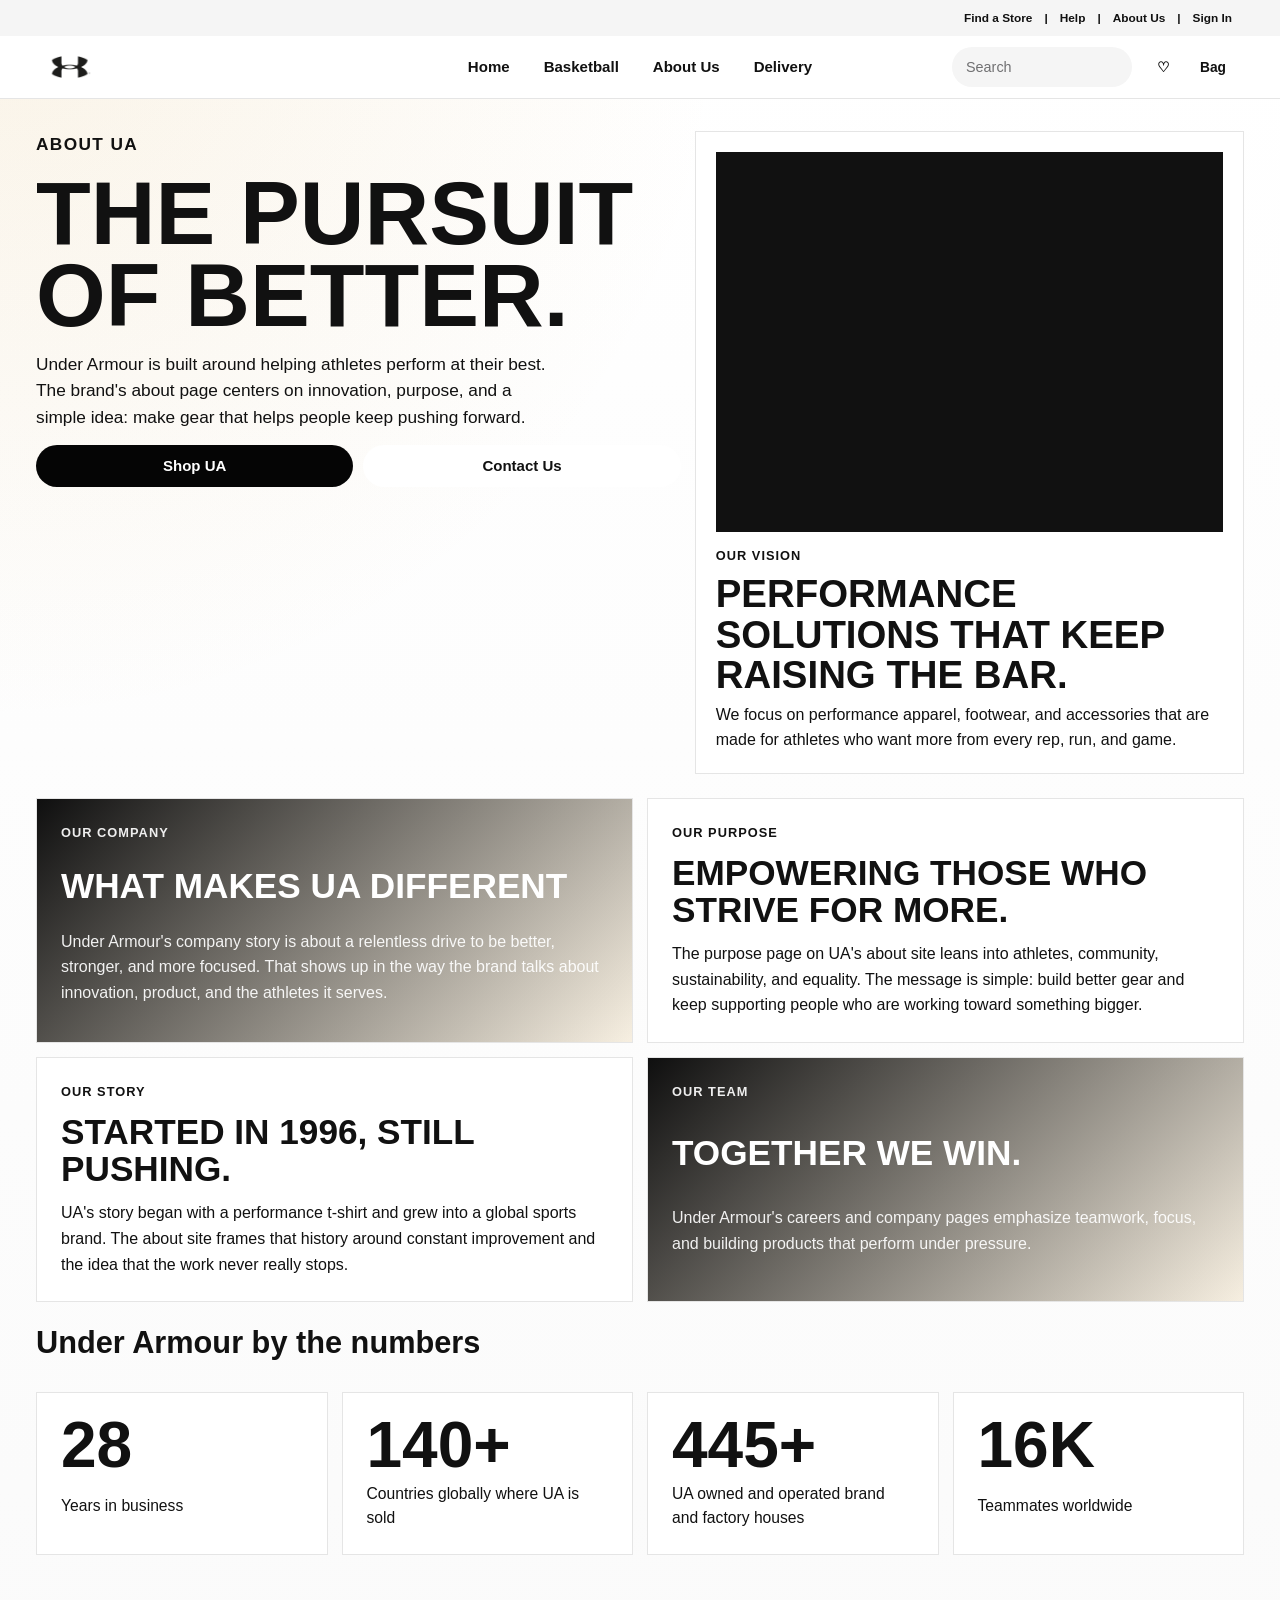
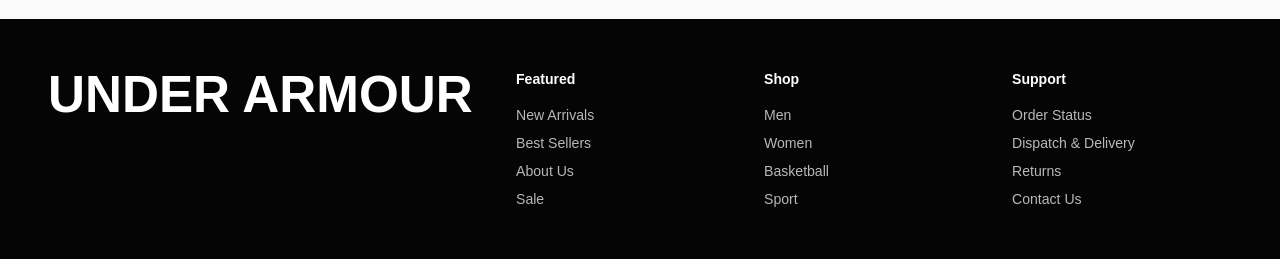
<file: about.html>
<!DOCTYPE html>
<html lang="en">
  <head>
    <meta charset="UTF-8" />
    <meta name="viewport" content="width=device-width, initial-scale=1.0" />
    <title>About Us | Under Armour</title>
    <link rel="stylesheet" href="styles.css" />
  </head>
  <body class="utility-page">
    <header class="site-header">
      <div class="utility-bar" aria-label="Utility navigation">
        <a href="store.html">Find a Store</a>
        <span aria-hidden="true">|</span>
        <a href="support.html#help">Help</a>
        <span aria-hidden="true">|</span>
        <a href="about.html">About Us</a>
        <span aria-hidden="true">|</span>
        <a href="account.html#signin">Sign In</a>
      </div>

      <div class="main-nav">
        <a class="brand" href="index.html" aria-label="Under Armour home">
          <img class="brand-mark" src="assets/under-armour-logo.png" alt="Under Armour" />
        </a>

        <nav class="nav-links" aria-label="Primary navigation">
          <a href="index.html">Home</a>
          <a href="curry-12-team.html">Basketball</a>
          <a href="about.html">About Us</a>
          <a href="delivery.html">Delivery</a>
        </nav>

        <div class="nav-actions">
          <label class="search-pill">
            <span aria-hidden="true">Search</span>
            <input type="search" aria-label="Search products" />
          </label>
          <a class="icon-link" href="bag.html#wishlist" aria-label="Wishlist">&#9825;</a>
          <a class="icon-link" href="bag.html#bag" aria-label="Bag">Bag</a>
        </div>
      </div>
    </header>

    <main class="utility-page-main about-page-main">
      <section class="about-hero">
        <div class="utility-copy">
          <p class="product-kicker">About UA</p>
          <h1>The pursuit of better.</h1>
          <p>
            Under Armour is built around helping athletes perform at their best.
            The brand's about page centers on innovation, purpose, and a simple
            idea: make gear that helps people keep pushing forward.
          </p>
          <div class="utility-actions">
            <a class="button button-dark" href="index.html">Shop UA</a>
            <a class="button button-light" href="support.html#contact">Contact Us</a>
          </div>
        </div>

        <aside class="about-hero-panel">
          <video
            class="about-hero-video"
            autoplay
            muted
            loop
            playsinline
            preload="auto"
            aria-label="About page hero video"
          >
            <source src="assets/about-hero.mp4" type="video/mp4" />
            <source src="assets/about-hero.mov" type="video/quicktime" />
          </video>
          <div class="about-hero-copy">
            <p class="product-kicker">Our vision</p>
            <h2>Performance solutions that keep raising the bar.</h2>
            <p>
              We focus on performance apparel, footwear, and accessories that are
              made for athletes who want more from every rep, run, and game.
            </p>
          </div>
        </aside>
      </section>

      <section class="about-section-grid" aria-label="About Under Armour sections">
        <article class="about-card about-card-dark">
          <p class="product-kicker">Our company</p>
          <h2>What makes UA different</h2>
          <p>
            Under Armour's company story is about a relentless drive to be better,
            stronger, and more focused. That shows up in the way the brand talks
            about innovation, product, and the athletes it serves.
          </p>
        </article>

        <article class="about-card">
          <p class="product-kicker">Our purpose</p>
          <h2>Empowering those who strive for more.</h2>
          <p>
            The purpose page on UA's about site leans into athletes, community,
            sustainability, and equality. The message is simple: build better gear
            and keep supporting people who are working toward something bigger.
          </p>
        </article>

        <article class="about-card">
          <p class="product-kicker">Our story</p>
          <h2>Started in 1996, still pushing.</h2>
          <p>
            UA's story began with a performance t-shirt and grew into a global
            sports brand. The about site frames that history around constant
            improvement and the idea that the work never really stops.
          </p>
        </article>

        <article class="about-card about-card-dark">
          <p class="product-kicker">Our team</p>
          <h2>Together we win.</h2>
          <p>
            Under Armour's careers and company pages emphasize teamwork, focus,
            and building products that perform under pressure.
          </p>
        </article>
      </section>

      <section class="about-stats" aria-labelledby="about-stats-title">
        <div class="section-heading">
          <h2 id="about-stats-title">Under Armour by the numbers</h2>
        </div>

        <div class="about-stats-grid">
          <article class="about-stat">
            <strong>28</strong>
            <span>Years in business</span>
          </article>
          <article class="about-stat">
            <strong>140+</strong>
            <span>Countries globally where UA is sold</span>
          </article>
          <article class="about-stat">
            <strong>445+</strong>
            <span>UA owned and operated brand and factory houses</span>
          </article>
          <article class="about-stat">
            <strong>16K</strong>
            <span>Teammates worldwide</span>
          </article>
        </div>
      </section>
    </main>

    <footer class="site-footer" id="sale">
      <div>
        <h2>Under Armour</h2>
      </div>

      <nav aria-label="Footer featured links">
        <h3>Featured</h3>
        <a href="index.html#new">New Arrivals</a>
        <a href="index.html#gear">Best Sellers</a>
        <a href="about.html">About Us</a>
        <a href="index.html#sale">Sale</a>
      </nav>

      <nav aria-label="Footer shopping links">
        <h3>Shop</h3>
        <a href="index.html#men">Men</a>
        <a href="index.html#women">Women</a>
        <a href="curry-12-team.html">Basketball</a>
        <a href="index.html#sport">Sport</a>
      </nav>

      <nav aria-label="Footer support links">
        <h3>Support</h3>
        <a href="support.html#order-status">Order Status</a>
        <a href="delivery.html">Dispatch & Delivery</a>
        <a href="support.html#returns">Returns</a>
        <a href="support.html#contact">Contact Us</a>
      </nav>
    </footer>

    <script src="site.js"></script>
  </body>
</html>
</file>
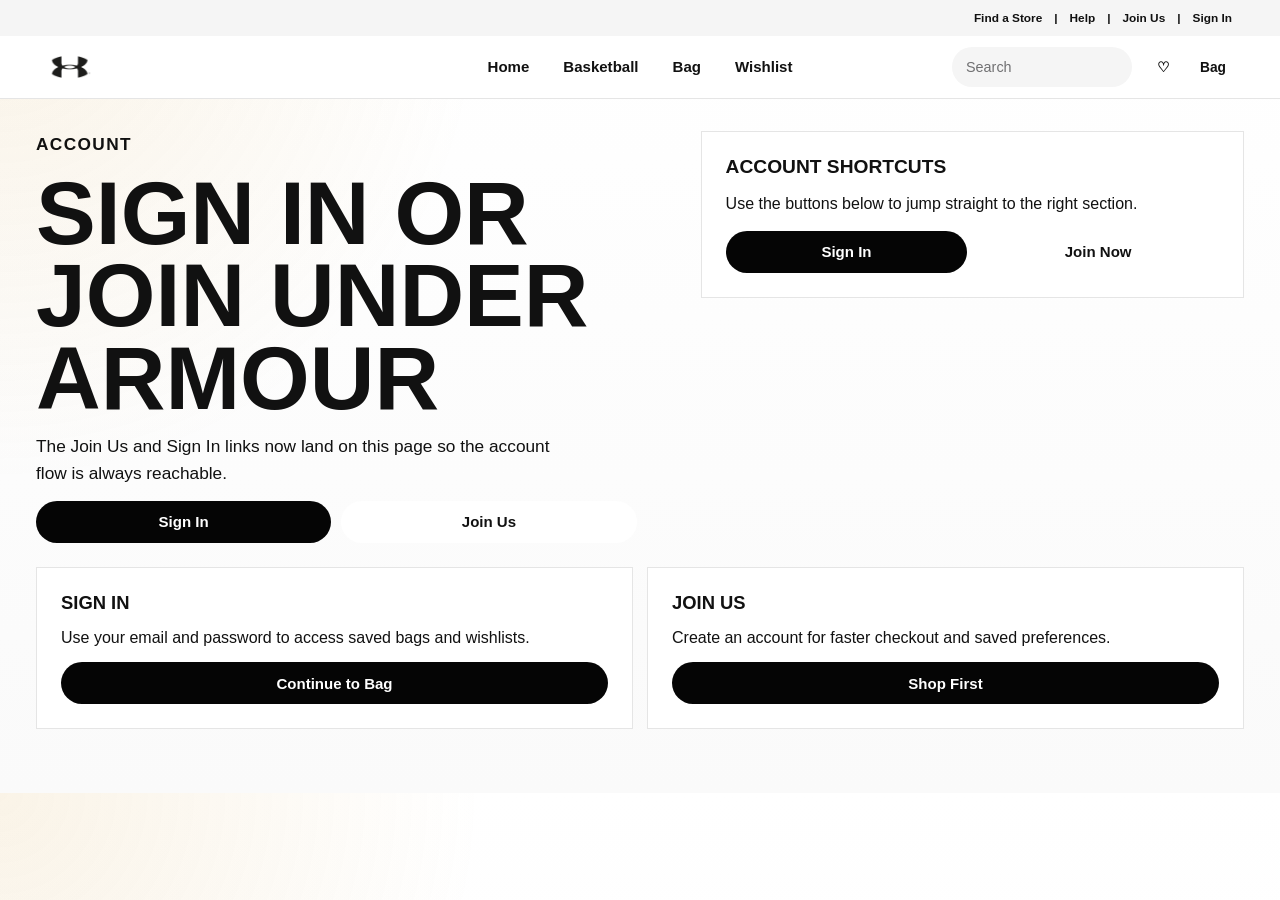
<file: account.html>
<!DOCTYPE html>
<html lang="en">
  <head>
    <meta charset="UTF-8" />
    <meta name="viewport" content="width=device-width, initial-scale=1.0" />
    <title>Account | Under Armour</title>
    <link rel="stylesheet" href="styles.css" />
  </head>
  <body class="utility-page">
    <header class="site-header">
      <div class="utility-bar" aria-label="Utility navigation">
        <a href="store.html">Find a Store</a>
        <span aria-hidden="true">|</span>
        <a href="support.html#help">Help</a>
        <span aria-hidden="true">|</span>
        <a href="#join">Join Us</a>
        <span aria-hidden="true">|</span>
        <a href="#signin">Sign In</a>
      </div>
      <div class="main-nav">
        <a class="brand" href="index.html" aria-label="Under Armour home">
          <img class="brand-mark" src="assets/under-armour-logo.png" alt="Under Armour" />
        </a>
        <nav class="nav-links" aria-label="Primary navigation">
          <a href="index.html">Home</a>
          <a href="curry-12-team.html">Basketball</a>
          <a href="bag.html#bag">Bag</a>
          <a href="bag.html#wishlist">Wishlist</a>
        </nav>
        <div class="nav-actions">
          <label class="search-pill">
            <span aria-hidden="true">Search</span>
            <input type="search" aria-label="Search products" />
          </label>
          <a class="icon-link" href="bag.html#wishlist" aria-label="Wishlist">&#9825;</a>
          <a class="icon-link" href="bag.html#bag" aria-label="Bag">Bag</a>
        </div>
      </div>
    </header>

    <main class="utility-page-main">
      <section class="utility-hero">
        <div class="utility-copy">
          <p class="product-kicker">Account</p>
          <h1>Sign in or join Under Armour</h1>
          <p>
            The Join Us and Sign In links now land on this page so the account flow
            is always reachable.
          </p>
          <div class="utility-actions">
            <a class="button button-dark" href="#signin">Sign In</a>
            <a class="button button-light" href="#join">Join Us</a>
          </div>
        </div>
        <aside class="utility-panel">
          <h2>Account shortcuts</h2>
          <p>Use the buttons below to jump straight to the right section.</p>
          <div class="utility-actions">
            <a class="button button-dark" href="#signin">Sign In</a>
            <a class="button button-light" href="#join">Join Now</a>
          </div>
        </aside>
      </section>

      <section class="utility-section-grid">
        <article class="utility-card" id="signin">
          <h2>Sign In</h2>
          <p>Use your email and password to access saved bags and wishlists.</p>
          <a class="button button-dark" href="bag.html#bag">Continue to Bag</a>
        </article>

        <article class="utility-card" id="join">
          <h2>Join Us</h2>
          <p>Create an account for faster checkout and saved preferences.</p>
          <a class="button button-dark" href="index.html#gear">Shop First</a>
        </article>
      </section>
    </main>

    <script src="site.js"></script>
  </body>
</html>
</file>
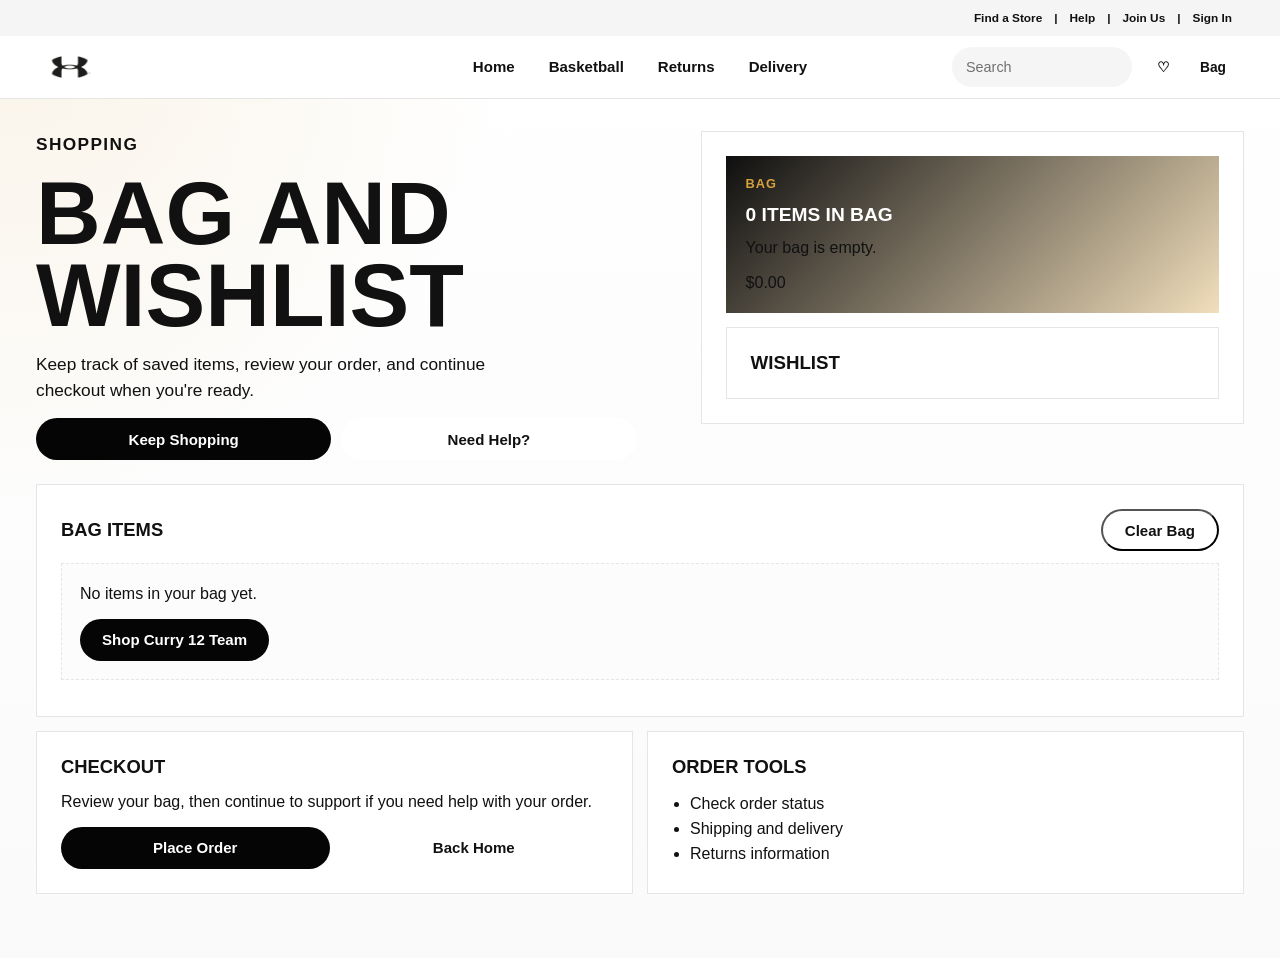
<file: bag.html>
<!DOCTYPE html>
<html lang="en">
  <head>
    <meta charset="UTF-8" />
    <meta name="viewport" content="width=device-width, initial-scale=1.0" />
    <title>Bag & Wishlist | Under Armour</title>
    <link rel="stylesheet" href="styles.css" />
  </head>
  <body class="utility-page">
    <header class="site-header">
      <div class="utility-bar" aria-label="Utility navigation">
        <a href="store.html">Find a Store</a>
        <span aria-hidden="true">|</span>
        <a href="support.html#help">Help</a>
        <span aria-hidden="true">|</span>
        <a href="account.html#join">Join Us</a>
        <span aria-hidden="true">|</span>
        <a href="account.html#signin">Sign In</a>
      </div>
      <div class="main-nav">
        <a class="brand" href="index.html" aria-label="Under Armour home">
          <img class="brand-mark" src="assets/under-armour-logo.png" alt="Under Armour" />
        </a>
        <nav class="nav-links" aria-label="Primary navigation">
          <a href="index.html">Home</a>
          <a href="curry-12-team.html">Basketball</a>
          <a href="support.html#returns">Returns</a>
          <a href="delivery.html">Delivery</a>
        </nav>
        <div class="nav-actions">
          <label class="search-pill">
            <span aria-hidden="true">Search</span>
            <input type="search" aria-label="Search products" />
          </label>
          <a class="icon-link" href="#wishlist" aria-label="Wishlist">&#9825;</a>
          <a class="icon-link" href="#bag" aria-label="Bag">Bag</a>
        </div>
      </div>
    </header>

    <main class="utility-page-main">
      <section class="utility-hero">
        <div class="utility-copy">
          <p class="product-kicker">Shopping</p>
          <h1>Bag and Wishlist</h1>
          <p>Keep track of saved items, review your order, and continue checkout when you're ready.</p>
          <div class="utility-actions">
            <a class="button button-dark" href="curry-12-team.html">Keep Shopping</a>
            <a class="button button-light" href="support.html#contact">Need Help?</a>
          </div>
        </div>
        <aside class="utility-panel">
          <div class="utility-banner" id="bag">
            <p class="product-kicker">Bag</p>
            <h2 id="bag-count">0 items in bag</h2>
            <p id="bag-summary">Your bag is empty.</p>
            <p id="bag-total">$0.00</p>
          </div>
          <div class="utility-card" id="wishlist">
            <h3>Wishlist</h3>
          </div>
        </aside>
      </section>

      <section class="utility-card bag-list-card" aria-label="Bag items">
        <div class="bag-list-header">
          <div>
            <h2>Bag items</h2>
          </div>
          <button class="button button-light" type="button" id="clear-bag">
            Clear Bag
          </button>
        </div>
        <div class="bag-empty" id="bag-empty">
          <p>No items in your bag yet.</p>
          <a class="button button-dark" href="curry-12-team.html">Shop Curry 12 Team</a>
        </div>
        <div class="bag-items" id="bag-items" aria-live="polite"></div>
      </section>

      <section class="utility-section-grid" aria-label="Checkout actions">
        <article class="utility-card">
          <h2>Checkout</h2>
          <p>Review your bag, then continue to support if you need help with your order.</p>
          <div class="utility-actions">
            <a class="button button-dark" href="support.html#contact">Place Order</a>
            <a class="button button-light" href="index.html">Back Home</a>
          </div>
        </article>

        <article class="utility-card">
          <h2>Order tools</h2>
          <ul>
            <li><a href="support.html#order-status">Check order status</a></li>
            <li><a href="delivery.html">Shipping and delivery</a></li>
            <li><a href="support.html#returns">Returns information</a></li>
          </ul>
        </article>
      </section>
    </main>

    <script src="site.js"></script>
  </body>
</html>
</file>
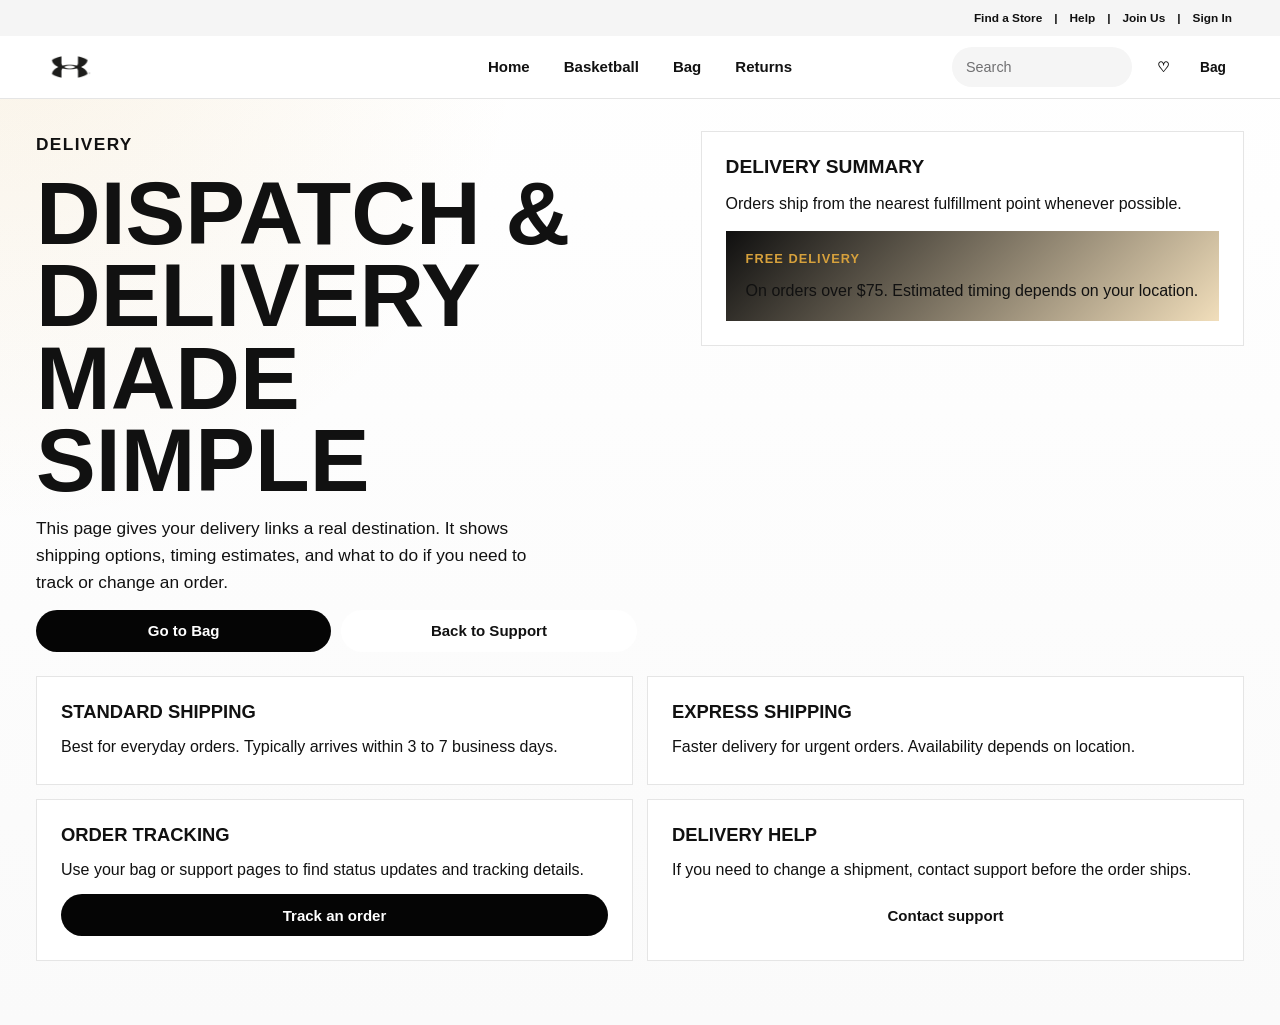
<file: delivery.html>
<!DOCTYPE html>
<html lang="en">
  <head>
    <meta charset="UTF-8" />
    <meta name="viewport" content="width=device-width, initial-scale=1.0" />
    <title>Delivery | Under Armour</title>
    <link rel="stylesheet" href="styles.css" />
  </head>
  <body class="utility-page">
    <header class="site-header">
      <div class="utility-bar" aria-label="Utility navigation">
        <a href="store.html">Find a Store</a>
        <span aria-hidden="true">|</span>
        <a href="support.html#help">Help</a>
        <span aria-hidden="true">|</span>
        <a href="account.html#join">Join Us</a>
        <span aria-hidden="true">|</span>
        <a href="account.html#signin">Sign In</a>
      </div>

      <div class="main-nav">
        <a class="brand" href="index.html" aria-label="Under Armour home">
          <img class="brand-mark" src="assets/under-armour-logo.png" alt="Under Armour" />
        </a>

        <nav class="nav-links" aria-label="Primary navigation">
          <a href="index.html">Home</a>
          <a href="curry-12-team.html">Basketball</a>
          <a href="bag.html#bag">Bag</a>
          <a href="support.html#returns">Returns</a>
        </nav>

        <div class="nav-actions">
          <label class="search-pill">
            <span aria-hidden="true">Search</span>
            <input type="search" aria-label="Search products" />
          </label>
          <a class="icon-link" href="bag.html#wishlist" aria-label="Wishlist">&#9825;</a>
          <a class="icon-link" href="bag.html#bag" aria-label="Bag">Bag</a>
        </div>
      </div>
    </header>

    <main class="utility-page-main">
      <section class="utility-hero">
        <div class="utility-copy">
          <p class="product-kicker">Delivery</p>
          <h1>Dispatch & delivery made simple</h1>
          <p>
            This page gives your delivery links a real destination. It shows
            shipping options, timing estimates, and what to do if you need to
            track or change an order.
          </p>
          <div class="utility-actions">
            <a class="button button-dark" href="bag.html#bag">Go to Bag</a>
            <a class="button button-light" href="support.html#help">Back to Support</a>
          </div>
        </div>

        <aside class="utility-panel">
          <h2>Delivery summary</h2>
          <p>Orders ship from the nearest fulfillment point whenever possible.</p>
          <div class="utility-banner">
            <p class="product-kicker">Free delivery</p>
            <p>On orders over $75. Estimated timing depends on your location.</p>
          </div>
        </aside>
      </section>

      <section class="utility-section-grid" aria-label="Delivery details">
        <article class="utility-card">
          <h2>Standard shipping</h2>
          <p>Best for everyday orders. Typically arrives within 3 to 7 business days.</p>
        </article>

        <article class="utility-card">
          <h2>Express shipping</h2>
          <p>Faster delivery for urgent orders. Availability depends on location.</p>
        </article>

        <article class="utility-card">
          <h2>Order tracking</h2>
          <p>Use your bag or support pages to find status updates and tracking details.</p>
          <a class="button button-dark" href="support.html#order-status">Track an order</a>
        </article>

        <article class="utility-card">
          <h2>Delivery help</h2>
          <p>If you need to change a shipment, contact support before the order ships.</p>
          <a class="button button-light" href="support.html#contact">Contact support</a>
        </article>
      </section>
    </main>

    <script src="site.js"></script>
  </body>
</html>
</file>
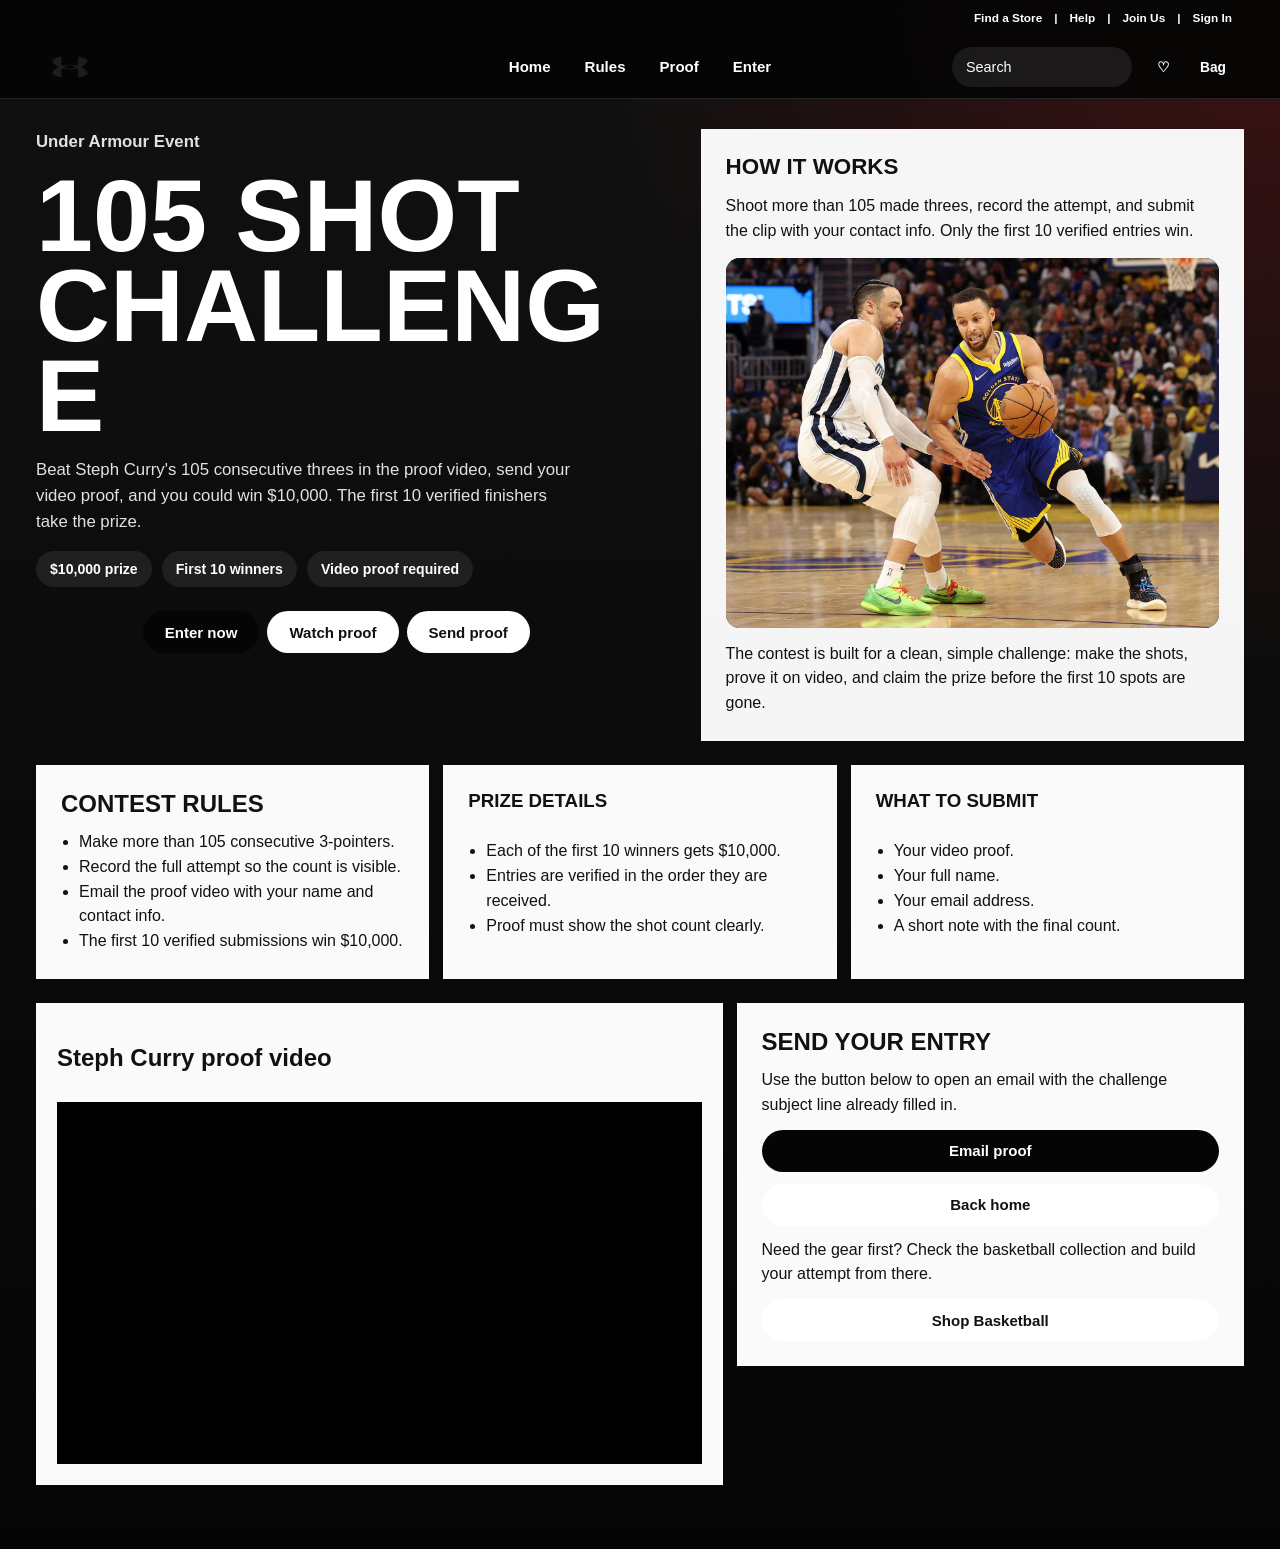
<file: shooting-contest.html>
<!DOCTYPE html>
<html lang="en">
  <head>
    <meta charset="UTF-8" />
    <meta name="viewport" content="width=device-width, initial-scale=1.0" />
    <title>Shooting Contest | Under Armour</title>
    <link rel="stylesheet" href="styles.css" />
  </head>
  <body class="event-page">
    <header class="site-header">
      <div class="utility-bar" aria-label="Utility navigation">
        <a href="store.html">Find a Store</a>
        <span aria-hidden="true">|</span>
        <a href="support.html#help">Help</a>
        <span aria-hidden="true">|</span>
        <a href="account.html#join">Join Us</a>
        <span aria-hidden="true">|</span>
        <a href="account.html#signin">Sign In</a>
      </div>

      <div class="main-nav">
        <a class="brand" href="index.html" aria-label="Under Armour home">
          <img
            class="brand-mark"
            src="assets/under-armour-logo.png"
            alt="Under Armour"
          />
        </a>

        <nav class="nav-links" aria-label="Event navigation">
          <a href="index.html">Home</a>
          <a href="#rules">Rules</a>
          <a href="#proof">Proof</a>
          <a href="#entry">Enter</a>
        </nav>

        <div class="nav-actions">
          <label class="search-pill">
            <span aria-hidden="true">Search</span>
            <input type="search" aria-label="Search contest details" />
          </label>
          <a class="icon-link" href="bag.html#wishlist" aria-label="Wishlist">&#9825;</a>
          <a class="icon-link" href="bag.html#bag" aria-label="Bag">Bag</a>
        </div>
      </div>
    </header>

    <main class="event-page-main">
      <section class="event-hero" aria-labelledby="contest-title">
        <div class="event-copy">
          <p class="kicker">Under Armour Event</p>
          <h1 id="contest-title">105 Shot Challenge</h1>
          <p>
            Beat Steph Curry's 105 consecutive threes in the proof video, send
            your video proof, and you could win $10,000. The first 10 verified
            finishers take the prize.
          </p>

          <div class="event-pills" aria-label="Contest highlights">
            <span class="event-pill">$10,000 prize</span>
            <span class="event-pill">First 10 winners</span>
            <span class="event-pill">Video proof required</span>
          </div>

          <div class="button-row">
            <a class="button button-dark" href="#entry">Enter now</a>
            <a class="button button-light" href="#proof">Watch proof</a>
            <a
              class="button button-light"
              href="mailto:contests@underarmour.com?subject=105%20Shot%20Challenge%20Entry&body=Attach%20your%20video%20proof%20and%20include%20your%20name%2C%20email%2C%20and%20score."
            >
              Send proof
            </a>
          </div>
        </div>

        <aside class="event-panel" id="entry">
          <h2>How it works</h2>
          <p>
            Shoot more than 105 made threes, record the attempt, and submit the
            clip with your contact info. Only the first 10 verified entries win.
          </p>
          <img
            src="assets/steph-curry-contest.jpg"
            alt="Steph Curry in Under Armour gear"
          />
          <p>
            The contest is built for a clean, simple challenge: make the shots,
            prove it on video, and claim the prize before the first 10 spots are
            gone.
          </p>
        </aside>
      </section>

      <section class="event-grid" id="rules" aria-labelledby="rules-title">
        <article class="event-card">
          <h2 id="rules-title">Contest Rules</h2>
          <ul>
            <li>Make more than 105 consecutive 3-pointers.</li>
            <li>Record the full attempt so the count is visible.</li>
            <li>Email the proof video with your name and contact info.</li>
            <li>The first 10 verified submissions win $10,000.</li>
          </ul>
        </article>

        <article class="event-card">
          <h3>Prize Details</h3>
          <ul>
            <li>Each of the first 10 winners gets $10,000.</li>
            <li>Entries are verified in the order they are received.</li>
            <li>Proof must show the shot count clearly.</li>
          </ul>
        </article>

        <article class="event-card">
          <h3>What to submit</h3>
          <ul>
            <li>Your video proof.</li>
            <li>Your full name.</li>
            <li>Your email address.</li>
            <li>A short note with the final count.</li>
          </ul>
        </article>
      </section>

      <section class="proof-section" id="proof" aria-labelledby="proof-title">
        <div class="proof-video">
          <h2 id="proof-title">Steph Curry proof video</h2>
          <iframe
            src="https://www.youtube.com/embed/VDAExNXyP_Q?rel=0&modestbranding=1&start=300&end=411"
            title="Steph Curry 105 consecutive 3-pointers video"
            allow="accelerometer; autoplay; clipboard-write; encrypted-media; gyroscope; picture-in-picture; web-share"
            allowfullscreen
          ></iframe>
        </div>

        <aside class="proof-meta">
          <h2>Send your entry</h2>
          <p>
            Use the button below to open an email with the challenge subject
            line already filled in.
          </p>
          <a
            class="button button-dark"
            href="mailto:contests@underarmour.com?subject=105%20Shot%20Challenge%20Entry&body=Attach%20your%20video%20proof%20and%20include%20your%20name%2C%20email%2C%20and%20score."
          >
            Email proof
          </a>
          <a class="button button-light" href="index.html">Back home</a>
          <p>
            Need the gear first? Check the basketball collection and build your
            attempt from there.
          </p>
          <a class="button button-light" href="curry-12-team.html">Shop Basketball</a>
        </aside>
      </section>
    </main>

    <script src="site.js"></script>
  </body>
</html>
</file>
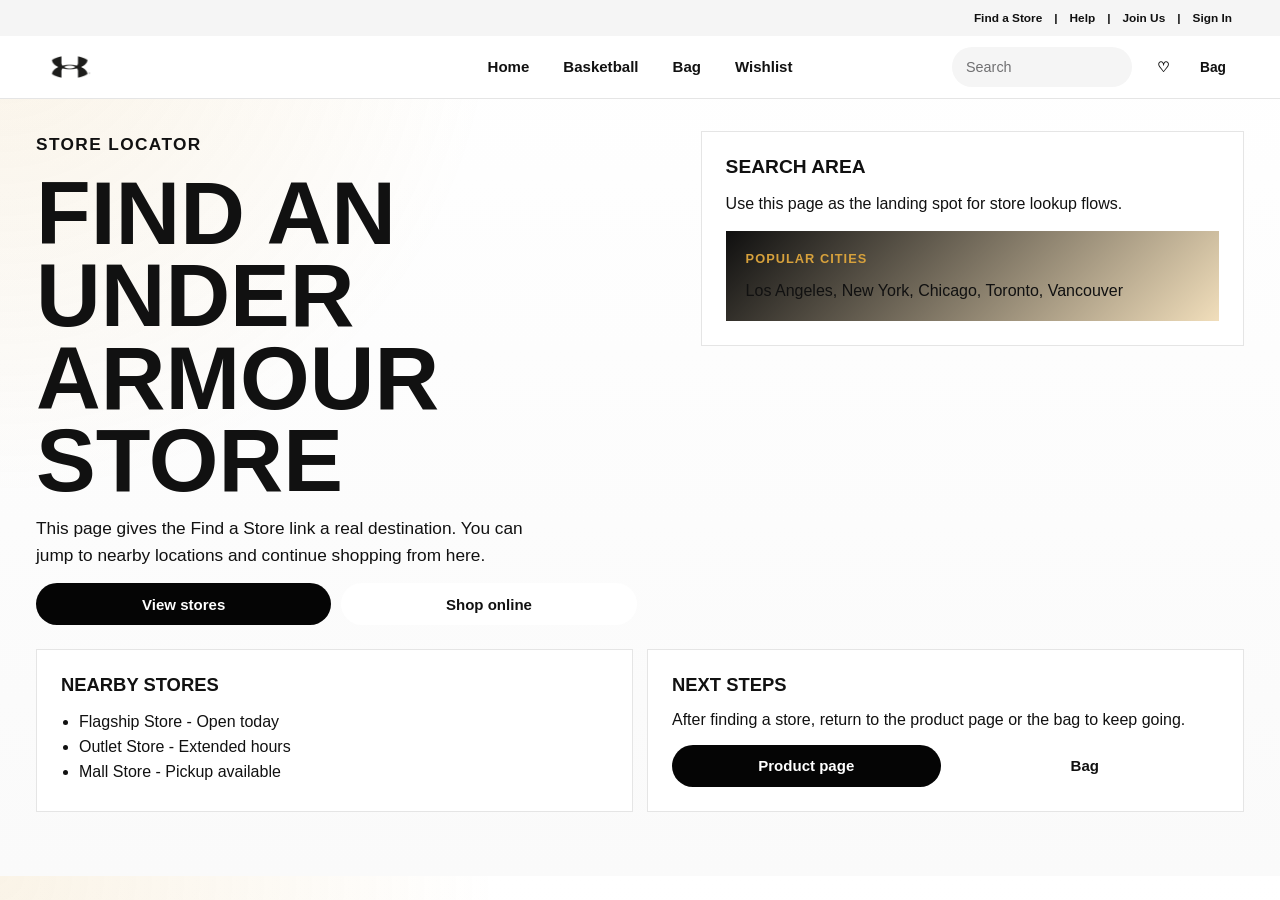
<file: store.html>
<!DOCTYPE html>
<html lang="en">
  <head>
    <meta charset="UTF-8" />
    <meta name="viewport" content="width=device-width, initial-scale=1.0" />
    <title>Find a Store | Under Armour</title>
    <link rel="stylesheet" href="styles.css" />
  </head>
  <body class="utility-page">
    <header class="site-header">
      <div class="utility-bar" aria-label="Utility navigation">
        <a href="#stores">Find a Store</a>
        <span aria-hidden="true">|</span>
        <a href="support.html#help">Help</a>
        <span aria-hidden="true">|</span>
        <a href="account.html#join">Join Us</a>
        <span aria-hidden="true">|</span>
        <a href="account.html#signin">Sign In</a>
      </div>
      <div class="main-nav">
        <a class="brand" href="index.html" aria-label="Under Armour home">
          <img class="brand-mark" src="assets/under-armour-logo.png" alt="Under Armour" />
        </a>
        <nav class="nav-links" aria-label="Primary navigation">
          <a href="index.html">Home</a>
          <a href="curry-12-team.html">Basketball</a>
          <a href="bag.html#bag">Bag</a>
          <a href="bag.html#wishlist">Wishlist</a>
        </nav>
        <div class="nav-actions">
          <label class="search-pill">
            <span aria-hidden="true">Search</span>
            <input type="search" aria-label="Search products" />
          </label>
          <a class="icon-link" href="bag.html#wishlist" aria-label="Wishlist">&#9825;</a>
          <a class="icon-link" href="bag.html#bag" aria-label="Bag">Bag</a>
        </div>
      </div>
    </header>

    <main class="utility-page-main">
      <section class="utility-hero">
        <div class="utility-copy">
          <p class="product-kicker">Store Locator</p>
          <h1>Find an Under Armour store</h1>
          <p>
            This page gives the Find a Store link a real destination. You can jump
            to nearby locations and continue shopping from here.
          </p>
          <div class="utility-actions">
            <a class="button button-dark" href="#stores">View stores</a>
            <a class="button button-light" href="index.html#gear">Shop online</a>
          </div>
        </div>
        <aside class="utility-panel">
          <h2>Search area</h2>
          <p>Use this page as the landing spot for store lookup flows.</p>
          <div class="utility-banner">
            <p class="product-kicker">Popular cities</p>
            <p>Los Angeles, New York, Chicago, Toronto, Vancouver</p>
          </div>
        </aside>
      </section>

      <section class="utility-section-grid" id="stores">
        <article class="utility-card">
          <h2>Nearby Stores</h2>
          <ul>
            <li>Flagship Store - Open today</li>
            <li>Outlet Store - Extended hours</li>
            <li>Mall Store - Pickup available</li>
          </ul>
        </article>

        <article class="utility-card">
          <h2>Next steps</h2>
          <p>After finding a store, return to the product page or the bag to keep going.</p>
          <div class="utility-actions">
            <a class="button button-dark" href="curry-12-team.html">Product page</a>
            <a class="button button-light" href="bag.html#bag">Bag</a>
          </div>
        </article>
      </section>
    </main>

    <script src="site.js"></script>
  </body>
</html>
</file>
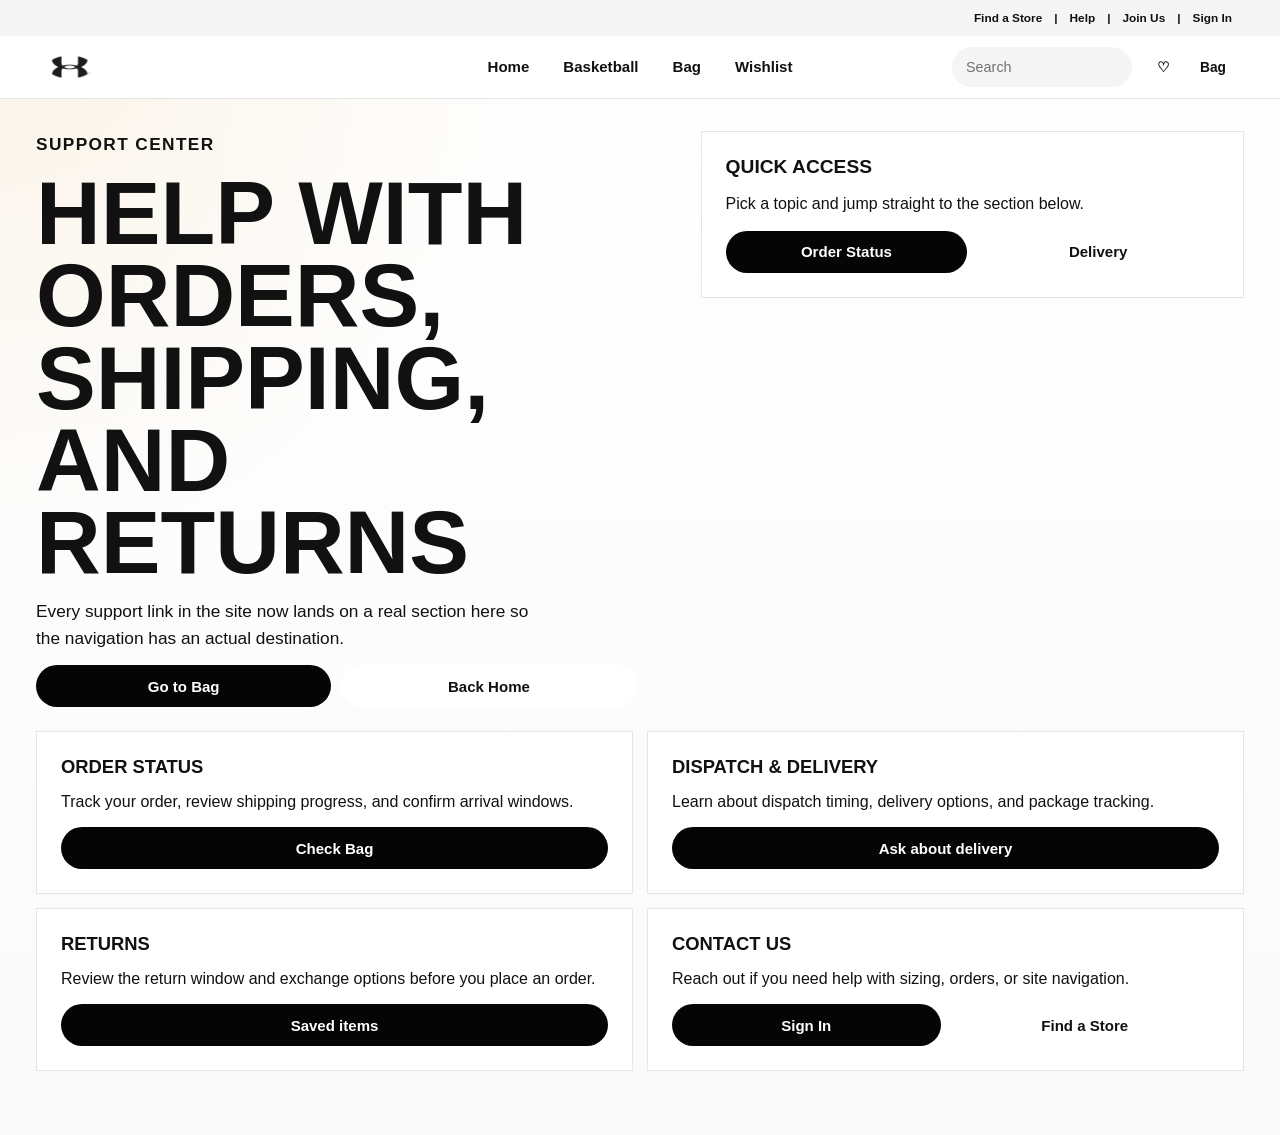
<file: support.html>
<!DOCTYPE html>
<html lang="en">
  <head>
    <meta charset="UTF-8" />
    <meta name="viewport" content="width=device-width, initial-scale=1.0" />
    <title>Support | Under Armour</title>
    <link rel="stylesheet" href="styles.css" />
  </head>
  <body class="utility-page">
    <header class="site-header">
      <div class="utility-bar" aria-label="Utility navigation">
        <a href="store.html">Find a Store</a>
        <span aria-hidden="true">|</span>
        <a href="#help">Help</a>
        <span aria-hidden="true">|</span>
        <a href="account.html#join">Join Us</a>
        <span aria-hidden="true">|</span>
        <a href="account.html#signin">Sign In</a>
      </div>
      <div class="main-nav">
        <a class="brand" href="index.html" aria-label="Under Armour home">
          <img class="brand-mark" src="assets/under-armour-logo.png" alt="Under Armour" />
        </a>
        <nav class="nav-links" aria-label="Primary navigation">
          <a href="index.html">Home</a>
          <a href="curry-12-team.html">Basketball</a>
          <a href="bag.html#bag">Bag</a>
          <a href="bag.html#wishlist">Wishlist</a>
        </nav>
        <div class="nav-actions">
          <label class="search-pill">
            <span aria-hidden="true">Search</span>
            <input type="search" aria-label="Search products" />
          </label>
          <a class="icon-link" href="bag.html#wishlist" aria-label="Wishlist">&#9825;</a>
          <a class="icon-link" href="bag.html#bag" aria-label="Bag">Bag</a>
        </div>
      </div>
    </header>

    <main class="utility-page-main">
      <section class="utility-hero" id="help">
        <div class="utility-copy">
          <p class="product-kicker">Support Center</p>
          <h1>Help with orders, shipping, and returns</h1>
          <p>
            Every support link in the site now lands on a real section here so the
            navigation has an actual destination.
          </p>
          <div class="utility-actions">
            <a class="button button-dark" href="bag.html#bag">Go to Bag</a>
            <a class="button button-light" href="index.html">Back Home</a>
          </div>
        </div>
        <aside class="utility-panel">
          <h2>Quick access</h2>
          <p>Pick a topic and jump straight to the section below.</p>
          <div class="utility-actions">
            <a class="button button-dark" href="#order-status">Order Status</a>
            <a class="button button-light" href="delivery.html">Delivery</a>
          </div>
        </aside>
      </section>

      <section class="utility-section-grid">
        <article class="utility-card" id="order-status">
          <h2>Order Status</h2>
          <p>Track your order, review shipping progress, and confirm arrival windows.</p>
          <a class="button button-dark" href="bag.html#bag">Check Bag</a>
        </article>

        <article class="utility-card" id="delivery">
          <h2>Dispatch & Delivery</h2>
          <p>Learn about dispatch timing, delivery options, and package tracking.</p>
          <a class="button button-dark" href="delivery.html">Ask about delivery</a>
        </article>

        <article class="utility-card" id="returns">
          <h2>Returns</h2>
          <p>Review the return window and exchange options before you place an order.</p>
          <a class="button button-dark" href="bag.html#wishlist">Saved items</a>
        </article>

        <article class="utility-card" id="contact">
          <h2>Contact Us</h2>
          <p>Reach out if you need help with sizing, orders, or site navigation.</p>
          <div class="utility-actions">
            <a class="button button-dark" href="account.html#signin">Sign In</a>
            <a class="button button-light" href="store.html">Find a Store</a>
          </div>
        </article>
      </section>
    </main>

    <script src="site.js"></script>
  </body>
</html>
</file>
<file: styles.css>
:root {
  --black: #050505;
  --ink: #111111;
  --muted: #707072;
  --light: #f5f5f5;
  --line: #e5e5e5;
  --white: #ffffff;
  --red: #d71920;
  --blue: #2654c9;
  --green: #16805a;
  --gold: #d7a13c;
}

* {
  box-sizing: border-box;
}

html {
  scroll-behavior: smooth;
}

body {
  margin: 0;
  color: var(--ink);
  background: var(--white);
  font-family: Arial, Helvetica, sans-serif;
}

body.product-page {
  background: #fbfbfb;
}

body.utility-page {
  background:
    radial-gradient(circle at top left, rgba(215, 161, 60, 0.12), transparent 32%),
    linear-gradient(180deg, #ffffff 0%, #fafafa 100%);
}

body.event-page {
  background:
    radial-gradient(circle at top right, rgba(217, 23, 32, 0.22), transparent 34%),
    linear-gradient(180deg, #111111 0%, #050505 100%);
}

body.event-page.contest-transitioning {
  background: #050505;
}

a {
  color: inherit;
  text-decoration: none;
}

.site-header {
  position: sticky;
  top: 0;
  z-index: 50;
  background: var(--white);
}

.utility-bar {
  display: flex;
  justify-content: flex-end;
  gap: 12px;
  min-height: 36px;
  padding: 0 clamp(18px, 4vw, 48px);
  align-items: center;
  background: var(--light);
  font-size: 0.74rem;
  font-weight: 700;
}

.main-nav {
  display: grid;
  grid-template-columns: 1fr auto 1fr;
  align-items: center;
  min-height: 62px;
  padding: 0 clamp(18px, 4vw, 48px);
  border-bottom: 1px solid var(--line);
}

.brand {
  justify-self: start;
  display: inline-flex;
}

.brand-mark {
  width: 46px;
  height: 46px;
  display: block;
  object-fit: contain;
}

.nav-links {
  display: flex;
  justify-content: center;
  gap: clamp(18px, 3vw, 34px);
  font-size: 0.94rem;
  font-weight: 800;
}

.nav-links a {
  display: inline-flex;
  align-items: center;
  min-height: 62px;
  border-bottom: 2px solid transparent;
}

.nav-links a:hover {
  border-color: var(--black);
}

.nav-actions {
  justify-self: end;
  display: flex;
  align-items: center;
  gap: 12px;
}

.search-pill {
  display: flex;
  align-items: center;
  gap: 8px;
  width: 180px;
  min-height: 40px;
  padding: 0 14px;
  color: var(--muted);
  background: var(--light);
  border-radius: 999px;
  font-size: 0.9rem;
}

.search-pill input {
  width: 100%;
  min-width: 0;
  border: 0;
  outline: 0;
  background: transparent;
}

.icon-link {
  display: inline-grid;
  place-items: center;
  min-width: 38px;
  height: 38px;
  border-radius: 999px;
  font-size: 0.86rem;
  font-weight: 800;
}

.icon-link:hover,
.search-pill:hover {
  background: #e8e8e8;
}

.promo-strip {
  display: grid;
  place-items: center;
  gap: 4px;
  min-height: 70px;
  padding: 12px 18px;
  text-align: center;
  background: var(--light);
}

.promo-strip p {
  margin: 0;
  font-size: 0.98rem;
  font-weight: 800;
}

.promo-strip a {
  font-size: 0.76rem;
  font-weight: 800;
  text-decoration: underline;
  text-underline-offset: 3px;
}

.hero {
  width: min(100% - 72px, 1780px);
  margin: 0 auto;
  background: var(--black);
}

.hero-image {
  position: relative;
  min-height: clamp(440px, 63vw, 780px);
  overflow: hidden;
  background: #050505;
}

.hero-video {
  display: block;
  width: 100%;
  height: 100%;
  min-height: inherit;
  object-fit: cover;
  object-position: center top;
}

.campaign-copy {
  display: grid;
  justify-items: center;
  gap: 14px;
  max-width: 900px;
  margin: 0 auto;
  padding: 34px 18px 62px;
  text-align: center;
}

.kicker {
  margin: 0;
  font-size: 0.98rem;
  font-weight: 900;
}

.campaign-copy h1 {
  margin: 0;
  font-size: clamp(3.2rem, 9vw, 7.8rem);
  line-height: 0.86;
  letter-spacing: 0;
  text-transform: uppercase;
}

.campaign-copy p:not(.kicker) {
  max-width: 610px;
  margin: 0;
  color: var(--ink);
  font-size: 1.12rem;
  line-height: 1.4;
}

.button-row {
  display: flex;
  flex-wrap: wrap;
  justify-content: center;
  gap: 8px;
  margin-top: 8px;
}

.button {
  display: inline-flex;
  align-items: center;
  justify-content: center;
  min-height: 42px;
  padding: 0 22px;
  border-radius: 999px;
  font-size: 0.94rem;
  font-weight: 800;
  transition: transform 160ms ease, background 160ms ease, color 160ms ease;
}

.button:hover {
  transform: translateY(-1px);
}

.button-dark {
  color: var(--white);
  background: var(--black);
}

.button-dark:hover {
  background: #404040;
}

.button-light {
  color: var(--ink);
  background: var(--white);
}

.button-light:hover {
  background: #dddddd;
}

.feature-section,
.sport-section,
.gear-section {
  width: min(100% - 72px, 1780px);
  margin: 0 auto;
  padding: 22px 0 58px;
}

.section-heading {
  display: flex;
  justify-content: space-between;
  align-items: end;
  margin-bottom: 18px;
}

.section-heading h2 {
  margin: 0;
  font-size: clamp(1.45rem, 2.4vw, 2rem);
  line-height: 1.1;
}

.feature-grid {
  display: grid;
  grid-template-columns: repeat(2, minmax(0, 1fr));
  gap: 14px;
}

.feature-card {
  position: relative;
  min-height: clamp(460px, 48vw, 760px);
  overflow: hidden;
  color: var(--white);
  background: var(--black);
}

.feature-media,
.feature-card::after {
  position: absolute;
  inset: 0;
}

.feature-media {
  background-image: url("assets/hero-training.png");
  background-size: cover;
}

.media-training {
  background-image: url("assets/stephen-curry-teamusa-basketball.jpg");
  background-position: 58% center;
}

.media-running {
  background-image: url("assets/made-for-every-move.webp");
  background-position: center top;
  filter: saturate(0.96) contrast(1.04);
}

.feature-card::after {
  content: "";
  background: linear-gradient(0deg, rgba(0, 0, 0, 0.78), rgba(0, 0, 0, 0.08) 62%);
}

.feature-content {
  position: absolute;
  right: 28px;
  bottom: 28px;
  left: 28px;
  z-index: 1;
  display: grid;
  gap: 12px;
  justify-items: start;
}

.feature-content p {
  margin: 0;
  font-size: 1rem;
  font-weight: 800;
}

.feature-content h3 {
  max-width: 11ch;
  margin: 0;
  font-size: clamp(2.6rem, 6vw, 5.8rem);
  line-height: 0.86;
  letter-spacing: 0;
  text-transform: uppercase;
}

.sport-scroller {
  display: grid;
  grid-auto-flow: column;
  grid-auto-columns: minmax(310px, 1fr);
  gap: 14px;
  overflow-x: auto;
  padding-bottom: 8px;
  scroll-snap-type: x mandatory;
}

.sport-card {
  position: relative;
  display: flex;
  align-items: end;
  min-height: 460px;
  padding: 24px;
  overflow: hidden;
  color: var(--white);
  background: var(--black);
  background-size: cover;
  background-position: center;
  scroll-snap-align: start;
}

.sport-card::after {
  content: "";
  position: absolute;
  inset: 0;
  background: linear-gradient(0deg, rgba(0, 0, 0, 0.72), rgba(0, 0, 0, 0.08) 62%);
}

.sport-card span {
  position: relative;
  z-index: 1;
  display: inline-flex;
  min-height: 40px;
  align-items: center;
  padding: 0 18px;
  color: var(--ink);
  background: var(--white);
  border-radius: 999px;
  font-weight: 800;
}

.sport-training {
  background-image: url("assets/under-armour-shirt.jpg");
  background-position: 58% center;
}

.sport-running {
  background-image:
    linear-gradient(135deg, rgba(38, 84, 201, 0.62), rgba(5, 5, 5, 0.18)),
    url("assets/shop-running.webp");
  background-position: 68% center;
}

.sport-basketball {
  background-image: url("assets/stephen-curry-teamusa-basketball.jpg");
  background-position: 42% center;
}

.gear-grid {
  display: grid;
  grid-template-columns: repeat(3, minmax(0, 1fr));
  gap: 14px;
}

.gear-card {
  display: grid;
  gap: 8px;
}

.gear-card-link {
  display: grid;
  gap: 8px;
  color: inherit;
}

.gear-card-link .gear-visual {
  transition: transform 160ms ease, box-shadow 160ms ease;
}

.gear-card-link:hover .gear-visual {
  transform: translateY(-2px);
  box-shadow: 0 10px 30px rgba(0, 0, 0, 0.08);
}

.gear-card-link:hover h3 {
  color: var(--red);
}

.gear-visual {
  aspect-ratio: 1 / 1.05;
  background: var(--light);
  border-radius: 2px;
}

.visual-shoe {
  background: url("assets/curry-12-team-shoe.jpg") center / contain no-repeat #f0f0f0;
}

.visual-hoodie {
  background: url("assets/under-armour-shirt.jpg") center / contain no-repeat #f7f7f7;
}

.visual-backpack {
  background: url("https://underarmour.scene7.com/is/image/Underarmour/6005747-418_SLF_SL?rp=standard-0pad%7Cpdp&qlt=85&bgc=f0f0f0&wid=1836&hei=1950&op_usm=1.75%2C0.3%2C2%2C0&scl=0.85&size=1500%2C1500")
    center / contain no-repeat #f0f0f0;
}

.gear-card h3,
.gear-card p,
.gear-card strong {
  margin: 0;
}

.gear-card h3 {
  margin-top: 8px;
  font-size: 1rem;
}

.gear-card p {
  color: var(--muted);
}

.site-footer {
  display: grid;
  grid-template-columns: minmax(260px, 1.2fr) repeat(3, minmax(150px, 0.6fr));
  gap: 28px;
  padding: 52px clamp(18px, 4vw, 48px);
  color: var(--white);
  background: var(--black);
}

.site-footer h2,
.site-footer h3,
.site-footer p {
  margin: 0;
}

.site-footer h2 {
  font-size: clamp(2.2rem, 4vw, 4rem);
  line-height: 0.92;
  text-transform: uppercase;
}

.site-footer p {
  max-width: 360px;
  margin-top: 14px;
  color: #b8b8b8;
  line-height: 1.5;
}

.site-footer nav {
  display: grid;
  gap: 12px;
  align-content: start;
}

.site-footer h3 {
  margin-bottom: 8px;
  font-size: 0.88rem;
}

.site-footer a {
  color: #b8b8b8;
  font-size: 0.88rem;
}

.site-footer a:hover {
  color: var(--white);
}

.product-hero {
  width: min(100% - 72px, 1780px);
  margin: 0 auto;
  padding: 28px 0 64px;
}

.breadcrumbs {
  display: flex;
  flex-wrap: wrap;
  gap: 10px;
  margin-bottom: 20px;
  color: var(--muted);
  font-size: 0.82rem;
  font-weight: 700;
  text-transform: uppercase;
  letter-spacing: 0.04em;
}

.breadcrumbs a:hover {
  color: var(--ink);
}

.product-layout {
  display: grid;
  grid-template-columns: minmax(0, 1.1fr) minmax(360px, 0.9fr);
  gap: clamp(24px, 5vw, 72px);
  align-items: start;
}

.product-gallery {
  display: grid;
  gap: 14px;
}

.product-image-card {
  display: grid;
  place-items: center;
  min-height: clamp(560px, 64vw, 860px);
  margin: 0;
  padding: clamp(22px, 4vw, 48px);
  background: linear-gradient(180deg, #ffffff, #f3f3f3);
  border: 1px solid var(--line);
}

.product-image-card img {
  width: min(100%, 860px);
  height: auto;
  object-fit: contain;
  filter: drop-shadow(0 20px 36px rgba(0, 0, 0, 0.14));
}

.product-thumbs {
  display: flex;
  flex-wrap: wrap;
  gap: 10px;
}

.thumb {
  display: inline-flex;
  align-items: center;
  gap: 8px;
  min-height: 42px;
  padding: 0 14px;
  border: 1px solid var(--line);
  border-radius: 999px;
  background: var(--white);
  font: inherit;
  color: var(--ink);
  cursor: pointer;
}

.thumb.active {
  border-color: var(--black);
  box-shadow: inset 0 0 0 1px var(--black);
}

.swatch {
  width: 14px;
  height: 14px;
  border-radius: 50%;
  border: 1px solid rgba(0, 0, 0, 0.14);
}

.swatch-white {
  background: #f5f5f5;
}

.swatch-black {
  background: #101010;
}

.swatch-gray {
  background: #8f9499;
}

.swatch-castlerock {
  background: #63666a;
}

.swatch-green {
  background: #2f7d32;
}

.swatch-royal {
  background: #1f4fd7;
}

.swatch-navy {
  background: #182a5a;
}

.swatch-blue {
  background: #55a8df;
}

.swatch-purple {
  background: #6f2dbd;
}

.swatch-red {
  background: #bc2b2b;
}

.swatch-orange {
  background: #d8681d;
}

.product-summary {
  display: grid;
  gap: 18px;
  align-content: start;
  padding: clamp(8px, 1vw, 16px) 0;
}

.product-kicker {
  margin: 0;
  color: var(--muted);
  font-size: 0.8rem;
  font-weight: 800;
  letter-spacing: 0.08em;
  text-transform: uppercase;
}

.product-summary h1 {
  margin: 0;
  font-size: clamp(2.6rem, 6vw, 5.8rem);
  line-height: 0.9;
  text-transform: uppercase;
}

.price-row {
  display: flex;
  flex-wrap: wrap;
  align-items: baseline;
  gap: 12px;
}

.price-sale {
  font-size: clamp(1.5rem, 3vw, 2.4rem);
  font-weight: 900;
}

.price-original {
  color: var(--muted);
  text-decoration: line-through;
  font-weight: 700;
}

.save-pill {
  width: fit-content;
  margin: 0;
  padding: 8px 12px;
  border-radius: 999px;
  background: #f3ecec;
  color: var(--red);
  font-size: 0.88rem;
  font-weight: 800;
}

.product-subtitle {
  margin: 0;
  font-size: 1.02rem;
  font-weight: 800;
}

.product-copy {
  margin: 0;
  color: var(--ink);
  font-size: 1.05rem;
  line-height: 1.55;
}

.product-panel {
  display: grid;
  gap: 12px;
  padding: 18px;
  background: var(--white);
  border: 1px solid var(--line);
}

.panel-label {
  margin: 0;
  color: var(--muted);
  font-size: 0.8rem;
  font-weight: 800;
  letter-spacing: 0.08em;
  text-transform: uppercase;
}

.swatch-row,
.size-grid {
  display: flex;
  flex-wrap: wrap;
  gap: 10px;
}

.chip,
.size-chip {
  display: inline-flex;
  align-items: center;
  justify-content: center;
  min-height: 42px;
  padding: 0 14px;
  border: 1px solid var(--line);
  border-radius: 999px;
  background: var(--white);
  font-size: 0.92rem;
  font-weight: 700;
  cursor: pointer;
}

.chip.active,
.size-chip.active {
  border-color: var(--black);
  box-shadow: inset 0 0 0 1px var(--black);
}

.size-grid {
  display: grid;
  grid-template-columns: repeat(4, minmax(0, 1fr));
}

.size-chip {
  width: 100%;
}

.product-actions {
  display: flex;
  flex-wrap: wrap;
  gap: 10px;
}

.product-actions .button {
  flex: 1 1 180px;
}

.detail-grid {
  width: min(100% - 72px, 1780px);
  margin: 0 auto;
  padding: 0 0 56px;
  display: grid;
  grid-template-columns: repeat(3, minmax(0, 1fr));
  gap: 14px;
}

.detail-card {
  padding: 24px;
  background: var(--white);
  border: 1px solid var(--line);
}

.detail-card h2 {
  margin: 0 0 14px;
  font-size: 1.15rem;
  text-transform: uppercase;
}

.detail-card ul {
  margin: 0;
  padding-left: 18px;
  color: var(--ink);
  line-height: 1.55;
}

.review-summary {
  display: grid;
  gap: 12px;
  align-content: start;
}

.review-score {
  font-size: clamp(2.4rem, 5vw, 4.2rem);
  font-weight: 900;
  line-height: 0.9;
}

.review-meta {
  color: var(--muted);
  font-size: 0.92rem;
  font-weight: 700;
}

.utility-page-main {
  width: min(100% - 72px, 1780px);
  margin: 0 auto;
  padding: 32px 0 64px;
}

.utility-hero {
  display: grid;
  grid-template-columns: minmax(0, 1.05fr) minmax(320px, 0.95fr);
  gap: clamp(24px, 5vw, 64px);
  align-items: start;
  margin-bottom: 24px;
}

.utility-copy {
  display: grid;
  gap: 14px;
  align-content: start;
}

.utility-copy h1 {
  margin: 0;
  font-size: clamp(2.8rem, 7vw, 6rem);
  line-height: 0.92;
  text-transform: uppercase;
}

.utility-copy p {
  margin: 0;
  max-width: 54ch;
  color: var(--ink);
  font-size: 1.08rem;
  line-height: 1.55;
}

.utility-panel {
  display: grid;
  gap: 14px;
  padding: 24px;
  background: var(--white);
  border: 1px solid var(--line);
}

.utility-panel h2 {
  margin: 0;
  font-size: 1.2rem;
  text-transform: uppercase;
}

.utility-panel p {
  margin: 0;
  color: var(--ink);
  line-height: 1.55;
}

.utility-section-grid {
  display: grid;
  grid-template-columns: repeat(2, minmax(0, 1fr));
  gap: 14px;
}

.bag-list-card {
  display: grid;
  gap: 18px;
  margin: 14px 0 14px;
}

.bag-list-header {
  display: flex;
  flex-wrap: wrap;
  justify-content: space-between;
  gap: 14px;
  align-items: center;
}

.bag-list-header h2,
.bag-list-header p {
  margin: 0;
}

.bag-empty {
  display: grid;
  gap: 12px;
  justify-items: start;
  padding: 18px;
  border: 1px dashed var(--line);
  background: #fcfcfc;
}

.bag-items {
  display: grid;
  gap: 12px;
}

.bag-item {
  display: grid;
  grid-template-columns: 96px minmax(0, 1fr) auto;
  gap: 16px;
  align-items: center;
  padding: 16px;
  border: 1px solid var(--line);
  background: var(--white);
}

.bag-item img {
  width: 96px;
  height: 96px;
  object-fit: contain;
  background: #f4f4f4;
}

.bag-item h3,
.bag-item p {
  margin: 0;
}

.bag-item-meta {
  display: grid;
  gap: 6px;
}

.bag-item-actions {
  display: grid;
  justify-items: end;
  gap: 8px;
}

.bag-remove {
  padding: 0;
  border: 0;
  background: transparent;
  color: var(--red);
  font: inherit;
  font-weight: 800;
  cursor: pointer;
}

.utility-card {
  display: grid;
  gap: 12px;
  padding: 24px;
  background: var(--white);
  border: 1px solid var(--line);
}

.utility-card h2,
.utility-card h3 {
  margin: 0;
  text-transform: uppercase;
}

.utility-card h2 {
  font-size: 1.15rem;
}

.utility-card p,
.utility-card li {
  margin: 0;
  color: var(--ink);
  line-height: 1.55;
}

.utility-card ul {
  margin: 0;
  padding-left: 18px;
}

.about-page-main {
  display: grid;
  gap: 24px;
}

.about-hero {
  display: grid;
  grid-template-columns: minmax(0, 1.08fr) minmax(320px, 0.92fr);
  gap: 14px;
  align-items: start;
}

.about-hero-panel {
  display: grid;
  gap: 14px;
  padding: 20px;
  background: var(--white);
  border: 1px solid var(--line);
  min-width: 0;
}

.about-hero-panel img {
  width: 100%;
  aspect-ratio: 4 / 3;
  object-fit: cover;
  background: #f4f4f4;
}

.about-hero-video {
  width: 100%;
  aspect-ratio: 4 / 3;
  object-fit: cover;
  object-position: center top;
  background: #111111;
  display: block;
}

.about-hero-copy {
  display: grid;
  gap: 8px;
  align-content: start;
}

.about-hero-copy h2 {
  margin: 0;
  font-size: clamp(1.6rem, 3.2vw, 2.4rem);
  line-height: 1.05;
  text-transform: uppercase;
}

.about-hero-copy p {
  margin: 0;
  line-height: 1.55;
  color: var(--ink);
}

.about-section-grid {
  display: grid;
  grid-template-columns: repeat(2, minmax(0, 1fr));
  gap: 14px;
}

.about-card {
  display: grid;
  gap: 12px;
  padding: 24px;
  background: var(--white);
  border: 1px solid var(--line);
}

.about-card h2 {
  margin: 0;
  font-size: clamp(1.5rem, 3vw, 2.2rem);
  line-height: 1.05;
  text-transform: uppercase;
}

.about-card p {
  margin: 0;
  line-height: 1.6;
  color: var(--ink);
}

.about-card-dark {
  background: linear-gradient(135deg, rgba(5, 5, 5, 0.96), rgba(215, 161, 60, 0.14));
  color: var(--white);
}

.about-card-dark .product-kicker,
.about-card-dark p {
  color: rgba(255, 255, 255, 0.92);
}

.about-stats {
  display: grid;
  gap: 14px;
}

.about-stats-grid {
  display: grid;
  grid-template-columns: repeat(4, minmax(0, 1fr));
  gap: 14px;
}

.about-stat {
  display: grid;
  gap: 8px;
  padding: 24px;
  background: var(--white);
  border: 1px solid var(--line);
}

.about-stat strong {
  font-size: clamp(2.4rem, 5vw, 4.6rem);
  line-height: 0.9;
  font-weight: 900;
}

.about-stat span {
  font-size: 0.98rem;
  line-height: 1.5;
  color: var(--ink);
}

.utility-banner {
  display: grid;
  gap: 10px;
  padding: 18px 20px;
  background: linear-gradient(135deg, rgba(5, 5, 5, 0.96), rgba(215, 161, 60, 0.35));
  color: var(--white);
}

.utility-banner .product-kicker {
  color: var(--gold);
}

.utility-banner p {
  margin: 0;
  max-width: 54ch;
}

.utility-actions {
  display: flex;
  flex-wrap: wrap;
  gap: 10px;
}

.utility-actions .button {
  flex: 1 1 180px;
}

.event-page .site-header {
  background: rgba(5, 5, 5, 0.92);
  backdrop-filter: blur(10px);
}

.event-page .utility-bar,
.event-page .main-nav {
  background: transparent;
}

.event-page .main-nav {
  border-bottom-color: rgba(255, 255, 255, 0.12);
}

.event-page .nav-links a,
.event-page .icon-link,
.event-page .utility-bar,
.event-page .search-pill,
.event-page .search-pill span {
  color: var(--white);
}

.event-page .search-pill {
  background: rgba(255, 255, 255, 0.08);
}

.event-page .search-pill:hover,
.event-page .icon-link:hover {
  background: rgba(255, 255, 255, 0.14);
}

.event-page .nav-links a:hover {
  border-color: var(--white);
}

.event-page.contest-transitioning .site-header,
.event-page.contest-transitioning .event-page-main {
  opacity: 0;
  filter: blur(12px);
  transform: scale(0.985);
  transition:
    opacity 650ms ease,
    filter 650ms ease,
    transform 650ms ease;
}

.event-page.contest-transition-ready .site-header,
.event-page.contest-transition-ready .event-page-main {
  opacity: 1;
  filter: blur(0);
  transform: scale(1);
}

.contest-transition-overlay {
  position: fixed;
  inset: 0;
  z-index: 9999;
  overflow: hidden;
  pointer-events: none;
  background: #050505;
}

.contest-transition-backdrop {
  position: absolute;
  inset: 0;
  background:
    radial-gradient(circle at center 35%, rgba(255, 255, 255, 0.06), transparent 22%),
    linear-gradient(180deg, rgba(10, 10, 10, 0.98), rgba(0, 0, 0, 0.98));
}

.contest-transition-sheet {
  position: absolute;
  left: 50%;
  top: 50%;
  width: min(72vw, 980px);
  aspect-ratio: 4 / 3;
  transform: translate(-50%, -50%) scale(0.985);
  background: #f7f7f7;
  box-shadow: 0 28px 80px rgba(0, 0, 0, 0.48);
  overflow: hidden;
  animation: contest-sheet 5000ms ease-out forwards;
}

.contest-transition-header {
  display: flex;
  justify-content: space-between;
  padding: 18px 24px 14px;
  font-size: 0.7rem;
  font-weight: 800;
  letter-spacing: 0.16em;
  text-transform: uppercase;
  background: #f7f7f7;
  color: #111111;
}

.contest-transition-panel {
  position: absolute;
  inset: 72px 0 0;
  padding: 20px 24px 24px;
  background: #f7f7f7;
  color: #111111;
}

.contest-transition-panel h2 {
  margin: 0 0 14px;
  font-size: clamp(2.5rem, 6vw, 5.5rem);
  line-height: 0.9;
  text-transform: uppercase;
  letter-spacing: -0.03em;
  text-align: center;
}

.contest-transition-image {
  display: block;
  width: 100%;
  height: calc(100% - 92px);
  object-fit: cover;
  object-position: center top;
  border-radius: 24px;
  box-shadow: 0 18px 46px rgba(0, 0, 0, 0.2);
}

@keyframes contest-sheet {
  0% {
    opacity: 0;
    transform: translate(-50%, -44%) scale(0.965);
  }
  10% {
    opacity: 1;
  }
  45% {
    transform: translate(-50%, -50%) scale(1);
  }
  70% {
    opacity: 1;
  }
  100% {
    opacity: 0;
    transform: translate(-50%, -52%) scale(1.01);
  }
}

.event-page-main {
  width: min(100% - 72px, 1780px);
  margin: 0 auto;
  padding: 30px 0 64px;
}

.event-hero {
  display: grid;
  grid-template-columns: minmax(0, 1.05fr) minmax(360px, 0.95fr);
  gap: clamp(24px, 5vw, 72px);
  align-items: start;
  margin-bottom: 24px;
}

.event-copy {
  display: grid;
  gap: 16px;
  color: var(--white);
}

.event-copy h1 {
  margin: 0;
  font-size: clamp(3rem, 8vw, 7rem);
  line-height: 0.88;
  text-transform: uppercase;
  overflow-wrap: anywhere;
}

.event-copy p {
  margin: 0;
  max-width: 58ch;
  color: rgba(255, 255, 255, 0.88);
  font-size: 1.05rem;
  line-height: 1.55;
}

.event-pills {
  display: flex;
  flex-wrap: wrap;
  gap: 10px;
}

.event-pill {
  display: inline-flex;
  align-items: center;
  min-height: 36px;
  padding: 0 14px;
  border-radius: 999px;
  background: rgba(255, 255, 255, 0.08);
  color: var(--white);
  font-size: 0.88rem;
  font-weight: 800;
}

.event-panel {
  display: grid;
  gap: 14px;
  padding: 24px;
  background: rgba(255, 255, 255, 0.96);
  border: 1px solid rgba(255, 255, 255, 0.12);
  min-width: 0;
}

.event-panel h2 {
  margin: 0;
  font-size: 1.4rem;
  text-transform: uppercase;
  overflow-wrap: anywhere;
}

.event-panel p {
  margin: 0;
  color: var(--ink);
  line-height: 1.55;
  overflow-wrap: anywhere;
}

.event-panel img {
  display: block;
  width: 100%;
  aspect-ratio: 4 / 3;
  object-fit: cover;
  object-position: center top;
  border-radius: 14px;
  background: #111;
}

.event-grid {
  display: grid;
  grid-template-columns: repeat(3, minmax(0, 1fr));
  gap: 14px;
  margin-bottom: 24px;
}

.event-card {
  display: grid;
  gap: 12px;
  padding: 24px;
  background: rgba(255, 255, 255, 0.98);
  border: 1px solid rgba(255, 255, 255, 0.12);
}

.event-card h2,
.event-card h3 {
  margin: 0;
  text-transform: uppercase;
  overflow-wrap: anywhere;
}

.event-card ul {
  margin: 0;
  padding-left: 18px;
  line-height: 1.55;
  overflow-wrap: anywhere;
}

.proof-section {
  display: grid;
  grid-template-columns: minmax(0, 1.15fr) minmax(320px, 0.85fr);
  gap: 14px;
  align-items: start;
}

.proof-video {
  display: grid;
  gap: 10px;
  padding: 20px;
  background: rgba(255, 255, 255, 0.98);
  border: 1px solid rgba(255, 255, 255, 0.12);
  min-width: 0;
}

.proof-video iframe {
  width: 100%;
  aspect-ratio: 16 / 9;
  border: 0;
  background: #000;
}

.proof-meta {
  display: grid;
  gap: 12px;
  align-content: start;
  padding: 24px;
  background: rgba(255, 255, 255, 0.98);
  border: 1px solid rgba(255, 255, 255, 0.12);
  min-width: 0;
}

.proof-meta h2 {
  margin: 0;
  text-transform: uppercase;
  overflow-wrap: anywhere;
}

.proof-meta p {
  margin: 0;
  line-height: 1.55;
  overflow-wrap: anywhere;
}

@media (max-width: 1040px) {
  .main-nav {
    grid-template-columns: 1fr 1fr;
  }

  .nav-links {
    order: 3;
    grid-column: 1 / -1;
    justify-content: flex-start;
    overflow-x: auto;
    padding-top: 4px;
  }

  .nav-actions {
    justify-self: end;
  }

  .feature-grid,
  .gear-grid,
  .site-footer {
    grid-template-columns: 1fr;
  }

  .product-layout,
  .detail-grid {
    grid-template-columns: 1fr;
  }

  .utility-hero,
  .utility-section-grid {
    grid-template-columns: 1fr;
  }

  .about-hero,
  .about-section-grid,
  .about-stats-grid {
    grid-template-columns: 1fr;
  }

  .event-hero,
  .event-grid,
  .proof-section {
    grid-template-columns: 1fr;
  }

  .product-image-card {
    min-height: 520px;
  }

  .contest-transition-sheet {
    width: min(88vw, 760px);
  }
}

@media (max-width: 700px) {
  .utility-bar {
    justify-content: center;
  }

  .main-nav {
    padding: 10px 14px;
  }

  .nav-actions {
    gap: 6px;
  }

  .search-pill {
    width: 118px;
  }

  .hero,
  .feature-section,
  .sport-section,
  .gear-section,
  .product-hero,
  .detail-grid,
  .utility-page-main {
    width: calc(100% - 28px);
  }

  .hero-image {
    min-height: 520px;
    background-position: 60% center;
  }

  .campaign-copy {
    padding-top: 26px;
  }

  .button {
    width: 100%;
  }

  .button-row {
    width: 100%;
  }

  .feature-card {
    min-height: 540px;
  }

  .sport-scroller {
    grid-auto-columns: minmax(260px, 82vw);
  }

  .site-footer {
    padding-inline: 18px;
  }

  .product-image-card {
    padding: 18px;
    min-height: 420px;
  }

  .product-summary h1 {
    font-size: clamp(2.2rem, 12vw, 4rem);
  }

  .size-grid {
    grid-template-columns: repeat(2, minmax(0, 1fr));
  }

  .product-actions .button {
    width: 100%;
  }

  .utility-actions .button {
    width: 100%;
  }

  .bag-item {
    grid-template-columns: 1fr;
  }

  .bag-item-actions {
    justify-items: start;
  }

  .event-page-main {
    width: calc(100% - 28px);
  }

  .contest-transition-sheet {
    width: calc(100vw - 28px);
    aspect-ratio: 1 / 1.15;
  }

  .contest-transition-panel {
    inset: 64px 0 0;
    padding: 16px;
  }

  .contest-transition-panel h2 {
    font-size: clamp(2rem, 10vw, 3.2rem);
  }
}
</file>
